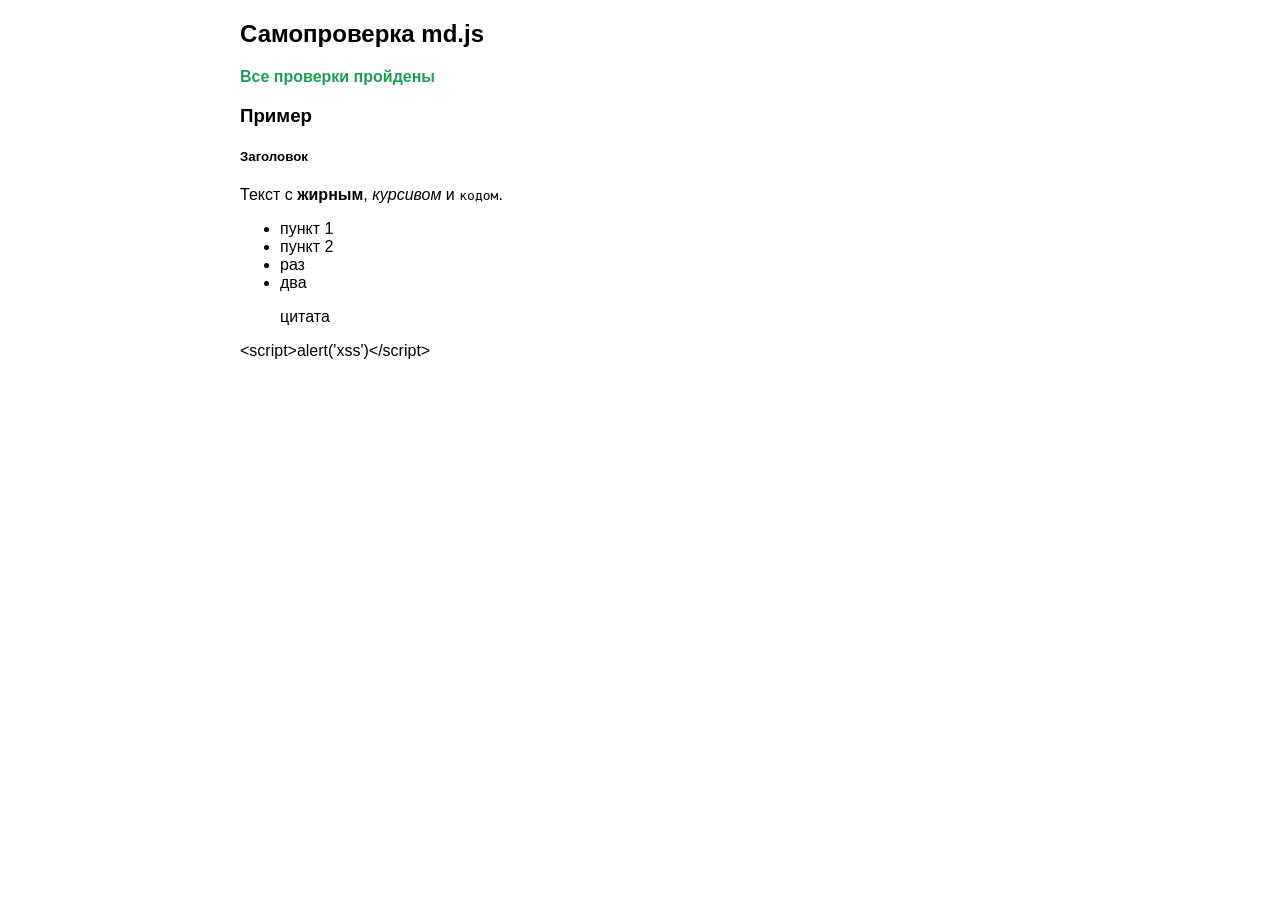
<file: app/static/md-test.html>
<!doctype html>
<html lang="ru"><head><meta charset="utf-8"><title>Проверка Markdown-разбора</title>
<style>body{font-family:Segoe UI,sans-serif;max-width:800px;margin:20px auto;padding:0 12px}
.ok{color:#1f9d55}.bad{color:#dc2626}pre{background:#f2f2f2;padding:8px;white-space:pre-wrap}</style></head>
<body>
<h2>Самопроверка md.js</h2>
<div id="res">…</div>
<h3>Пример</h3>
<div id="demo"></div>
<script src="md.js"></script>
<script>
const f = Md.selfTest();
document.getElementById("res").innerHTML = f.length
  ? '<b class="bad">Провалено: ' + f.length + '</b><ul>' + f.map(x => "<li>" + Md.esc(x) + "</li>").join("") + "</ul>"
  : '<b class="ok">Все проверки пройдены</b>';
document.getElementById("demo").innerHTML = Md.render("### Заголовок\nТекст с **жирным**, *курсивом* и `кодом`.\n\n- пункт 1\n- пункт 2\n\n1. раз\n2. два\n\n> цитата\n\n<script>alert('xss')<\/script>");
</script></body></html>
</file>
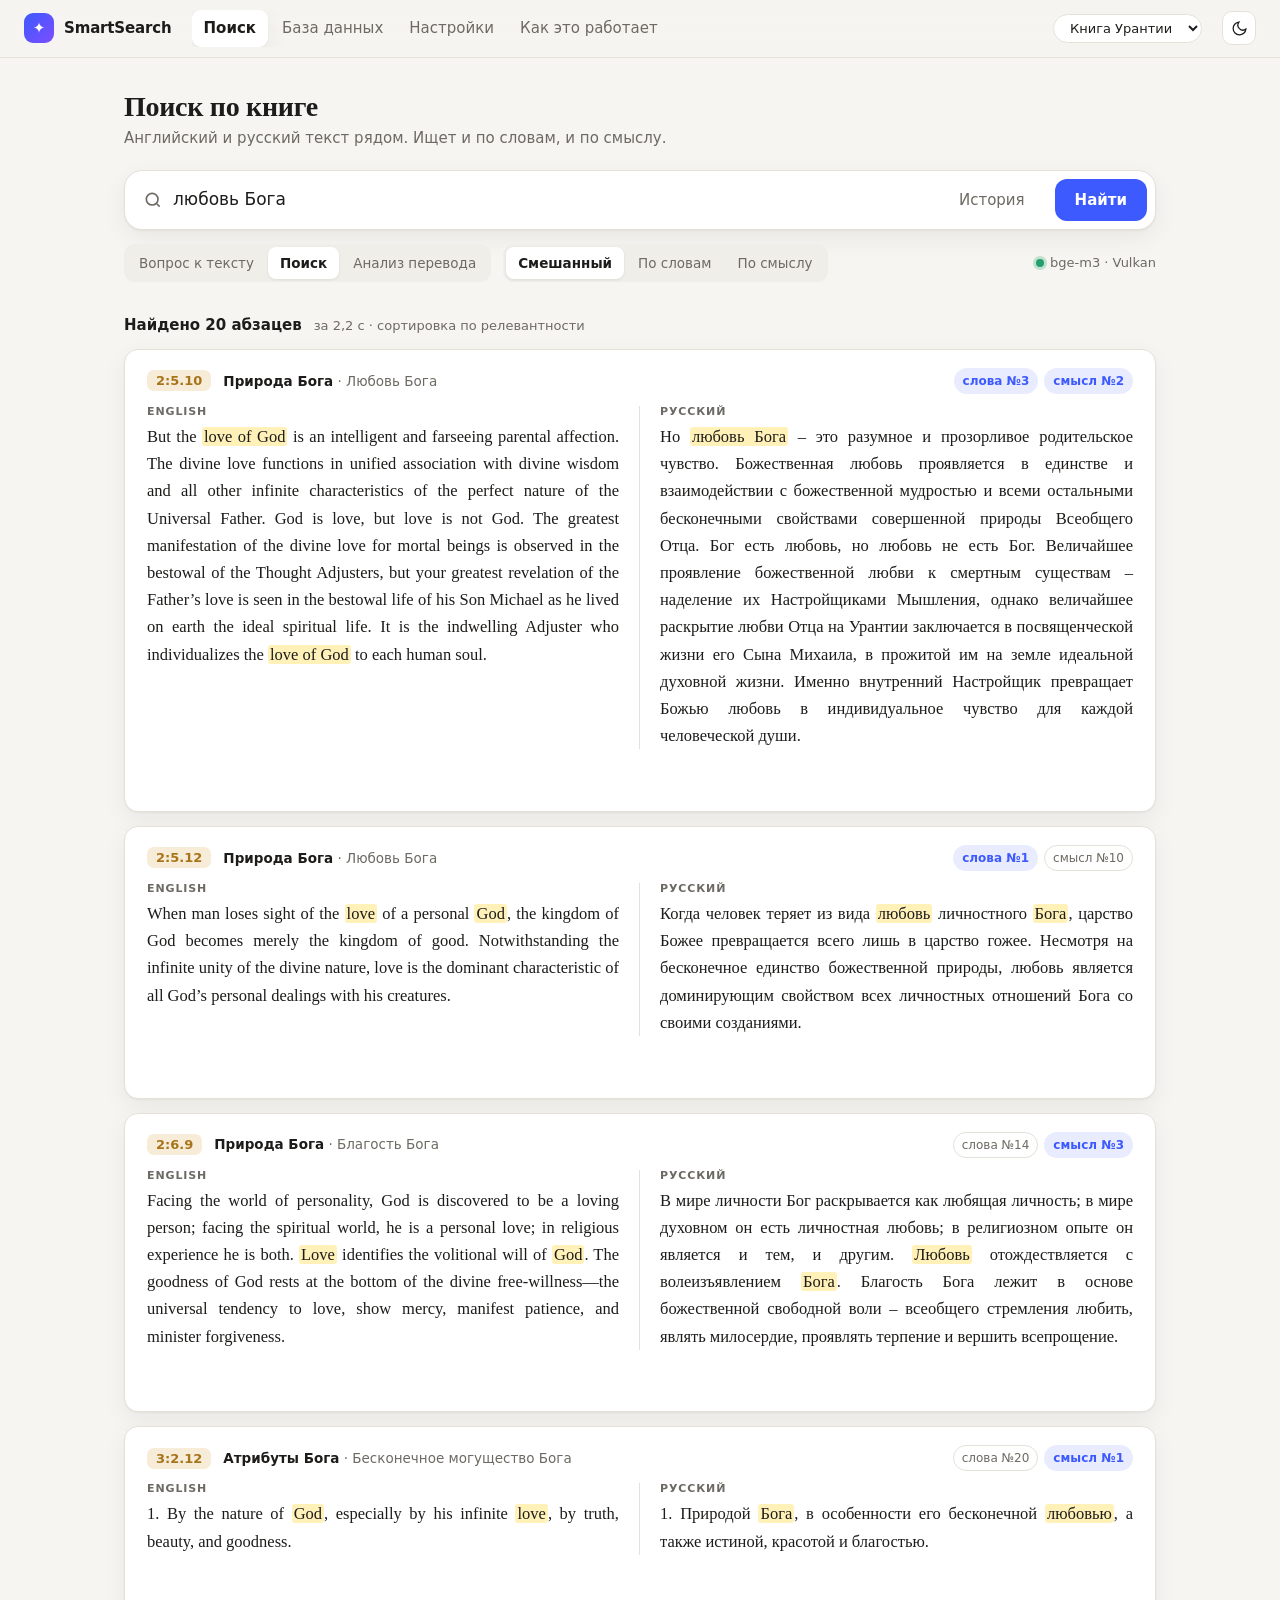
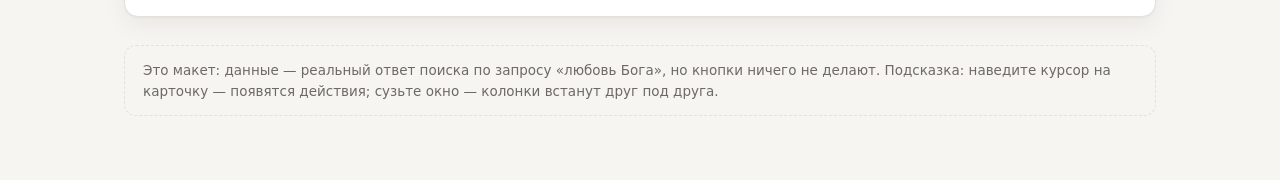
<file: docs/mockups/search-redesign.html>
<!doctype html>
<html lang="ru">
<head>
<meta charset="utf-8" />
<meta name="viewport" content="width=device-width, initial-scale=1" />
<title>SmartSearch — новый дизайн</title>
<style>
:root {
  --bg: #f6f5f1;
  --surface: #ffffff;
  --surface-2: #f0eee8;
  --text: #1d1c1a;
  --muted: #6d6a63;
  --line: #e4e1d8;
  --accent: #3d5afe;
  --accent-ink: #ffffff;
  --accent-soft: #e9ecff;
  --gold: #a8741a;
  --gold-soft: #f6ecd8;
  --mark: #fff1b8;
  --shadow: 0 1px 2px rgba(30,25,10,.05), 0 8px 24px rgba(30,25,10,.06);
  --radius: 14px;
  --sans: "Segoe UI Variable Text", "Segoe UI", system-ui, sans-serif;
  --serif: "Cambria", "Georgia", "Times New Roman", serif;
}
@media (prefers-color-scheme: dark) {
  :root:not([data-theme="light"]) {
    --bg: #121316; --surface: #1b1d21; --surface-2: #23262b; --text: #ecebe7; --muted: #9b9a94;
    --line: #2d3036; --accent: #8c9eff; --accent-ink: #10132a; --accent-soft: #232a4d;
    --gold: #e0b45e; --gold-soft: #3a2f1a; --mark: #5a4a12; --shadow: 0 1px 2px rgba(0,0,0,.3), 0 8px 24px rgba(0,0,0,.25);
  }
}
:root[data-theme="dark"] {
  --bg: #121316; --surface: #1b1d21; --surface-2: #23262b; --text: #ecebe7; --muted: #9b9a94;
  --line: #2d3036; --accent: #8c9eff; --accent-ink: #10132a; --accent-soft: #232a4d;
  --gold: #e0b45e; --gold-soft: #3a2f1a; --mark: #5a4a12; --shadow: 0 1px 2px rgba(0,0,0,.3), 0 8px 24px rgba(0,0,0,.25);
}
* { box-sizing: border-box; }
body { margin: 0; background: var(--bg); color: var(--text); font: 15px/1.5 var(--sans); }
button, input, select { font: inherit; color: inherit; }

/* ---------- top bar ---------- */
.topbar {
  position: sticky; top: 0; z-index: 10;
  display: flex; align-items: center; gap: 20px;
  padding: 10px 24px;
  background: color-mix(in srgb, var(--bg) 82%, transparent);
  backdrop-filter: blur(12px);
  border-bottom: 1px solid var(--line);
}
.brand { display: flex; align-items: center; gap: 10px; font-weight: 650; letter-spacing: -.01em; }
.brand-mark {
  width: 30px; height: 30px; border-radius: 9px; display: grid; place-items: center;
  background: linear-gradient(135deg, var(--accent), #7c4dff); color: #fff; font-size: 15px;
}
.nav { display: flex; gap: 2px; flex: 1; overflow-x: auto; }
.nav button {
  border: 0; background: none; padding: 7px 12px; border-radius: 9px; color: var(--muted); cursor: pointer; white-space: nowrap;
}
.nav button:hover { background: var(--surface-2); color: var(--text); }
.nav button.on { background: var(--surface); color: var(--text); box-shadow: var(--shadow); font-weight: 600; }
.chip-select {
  border: 1px solid var(--line); background: var(--surface); border-radius: 999px; padding: 5px 12px; font-size: 13px;
}
.icon-btn {
  width: 34px; height: 34px; border-radius: 10px; border: 1px solid var(--line); background: var(--surface);
  cursor: pointer; display: grid; place-items: center;
}
.icon-btn svg { width: 17px; height: 17px; stroke: currentColor; fill: none; stroke-width: 1.8; }

/* ---------- search hero ---------- */
main { max-width: 1080px; margin: 0 auto; padding: 32px 24px 64px; }
.hero h1 { font: 600 28px/1.2 var(--serif); margin: 0 0 4px; letter-spacing: -.01em; }
.hero p { margin: 0 0 20px; color: var(--muted); }
.searchbox {
  display: flex; align-items: center; gap: 10px;
  background: var(--surface); border: 1px solid var(--line); border-radius: 18px;
  padding: 8px 8px 8px 18px; box-shadow: var(--shadow);
  transition: border-color .15s, box-shadow .15s;
}
.searchbox:focus-within { border-color: var(--accent); box-shadow: 0 0 0 4px var(--accent-soft), var(--shadow); }
.searchbox svg { width: 20px; height: 20px; stroke: var(--muted); fill: none; stroke-width: 2; flex: none; }
.searchbox input { flex: 1; min-width: 0; border: 0; outline: 0; background: none; font-size: 17px; padding: 8px 0; }
.btn {
  border: 0; border-radius: 12px; padding: 10px 20px; cursor: pointer; font-weight: 600;
  background: var(--accent); color: var(--accent-ink);
}
.btn:hover { filter: brightness(1.08); }
.btn.ghost { background: transparent; color: var(--muted); font-weight: 500; }
.btn.ghost:hover { background: var(--surface-2); color: var(--text); }

.toolbar { display: flex; flex-wrap: wrap; align-items: center; gap: 12px; margin-top: 14px; }
.segmented {
  display: inline-flex; padding: 3px; gap: 2px; background: var(--surface-2); border-radius: 11px;
}
.segmented button {
  border: 0; background: none; padding: 6px 12px; border-radius: 8px; cursor: pointer; color: var(--muted); font-size: 13.5px;
}
.segmented button.on { background: var(--surface); color: var(--text); box-shadow: 0 1px 3px rgba(0,0,0,.08); font-weight: 600; }
.spacer { flex: 1; }
.meta { color: var(--muted); font-size: 13px; }
.status-dot { display: inline-block; width: 8px; height: 8px; border-radius: 50%; background: #22a06b; margin-right: 6px; box-shadow: 0 0 0 3px color-mix(in srgb, #22a06b 25%, transparent); }

/* ---------- results ---------- */
.results-head { display: flex; align-items: baseline; gap: 12px; margin: 32px 0 12px; }
.results-head h2 { font-size: 15px; margin: 0; }
.result {
  background: var(--surface); border: 1px solid var(--line); border-radius: var(--radius);
  padding: 18px 22px 20px; margin-bottom: 14px; box-shadow: var(--shadow);
  animation: rise .35s ease both;
}
.result:nth-child(2) { animation-delay: .05s } .result:nth-child(3) { animation-delay: .1s } .result:nth-child(4) { animation-delay: .15s }
@keyframes rise { from { opacity: 0; transform: translateY(6px); } }
.r-head { display: flex; flex-wrap: wrap; align-items: center; gap: 8px 12px; margin-bottom: 12px; }
.ref {
  font: 600 13px var(--sans); color: var(--gold); background: var(--gold-soft);
  padding: 3px 9px; border-radius: 7px; font-variant-numeric: tabular-nums;
}
.crumbs { color: var(--muted); font-size: 13.5px; }
.crumbs b { color: var(--text); font-weight: 600; }
.badges { margin-left: auto; display: flex; gap: 6px; }
.badge {
  font-size: 12px; padding: 3px 8px; border-radius: 999px; border: 1px solid var(--line); color: var(--muted); white-space: nowrap;
}
.badge.top { border-color: transparent; background: var(--accent-soft); color: var(--accent); font-weight: 600; }
.texts { display: grid; grid-template-columns: 1fr 1fr; gap: 0; }
.texts > div {
  padding: 0 20px; font: 16.5px/1.65 var(--serif);
  text-align: justify; text-justify: inter-word;
  hyphens: auto; -webkit-hyphens: auto; hyphenate-limit-chars: 6 3 2;
  overflow-wrap: break-word;
}
.texts > div:first-child { padding-left: 0; border-right: 1px solid var(--line); }
.texts > div:last-child { padding-right: 0; }
.lang { display: block; font: 600 11px/1 var(--sans); letter-spacing: .08em; color: var(--muted); margin-bottom: 6px; }
mark { background: var(--mark); color: inherit; border-radius: 3px; padding: 0 2px; }
.r-actions { display: flex; gap: 4px; margin-top: 12px; opacity: .0; transition: opacity .15s; }
.result:hover .r-actions, .result:focus-within .r-actions { opacity: 1; }
.r-actions button { border: 0; background: none; color: var(--muted); font-size: 13px; padding: 5px 9px; border-radius: 8px; cursor: pointer; }
.r-actions button:hover { background: var(--surface-2); color: var(--text); }

.note {
  margin-top: 28px; padding: 14px 18px; border-radius: 12px; border: 1px dashed var(--line); color: var(--muted); font-size: 13.5px;
}

@media (max-width: 760px) {
  .topbar { padding: 10px 16px; gap: 10px; flex-wrap: wrap; }
  .nav { order: 3; flex-basis: 100%; }
  main { padding: 20px 16px 48px; }
  .texts { grid-template-columns: 1fr; }
  .texts > div, .texts > div:first-child { padding: 0; border: 0; }
  .texts > div + div { margin-top: 14px; padding-top: 14px; border-top: 1px solid var(--line); }
  .badges { margin-left: 0; }
  .r-actions { opacity: 1; }
}
</style>
</head>
<body>
<header class="topbar">
  <div class="brand"><span class="brand-mark">✦</span>SmartSearch</div>
  <nav class="nav">
    <button class="on">Поиск</button>
    <button>База данных</button>
    <button>Настройки</button>
    <button>Как это работает</button>
  </nav>
  <select class="chip-select" aria-label="Книга"><option>Книга Урантии</option></select>
  <button class="icon-btn" id="theme" title="Светлая / тёмная тема" aria-label="Сменить тему">
    <svg viewBox="0 0 24 24"><path d="M21 12.8A9 9 0 1 1 11.2 3a7 7 0 0 0 9.8 9.8z"/></svg>
  </button>
</header>

<main>
  <section class="hero">
    <h1>Поиск по книге</h1>
    <p>Английский и русский текст рядом. Ищет и по словам, и по смыслу.</p>
    <div class="searchbox">
      <svg viewBox="0 0 24 24"><circle cx="11" cy="11" r="7"/><path d="m20 20-3.5-3.5"/></svg>
      <input value="любовь Бога" aria-label="Запрос" />
      <button class="btn ghost">История</button>
      <button class="btn">Найти</button>
    </div>
    <div class="toolbar">
      <div class="segmented" role="tablist" aria-label="Режим">
        <button>Вопрос к тексту</button>
        <button class="on">Поиск</button>
        <button>Анализ перевода</button>
      </div>
      <div class="segmented" aria-label="Способ поиска">
        <button class="on">Смешанный</button>
        <button>По словам</button>
        <button>По смыслу</button>
      </div>
      <span class="spacer"></span>
      <span class="meta"><span class="status-dot"></span>bge-m3 · Vulkan</span>
    </div>
  </section>

  <div class="results-head">
    <h2>Найдено 20 абзацев</h2>
    <span class="meta">за 2,2 с · сортировка по релевантности</span>
  </div>

  <div id="list"></div>

  <div class="note">Это макет: данные — реальный ответ поиска по запросу «любовь Бога», но кнопки ничего не делают.
  Подсказка: наведите курсор на карточку — появятся действия; сузьте окно — колонки встанут друг под друга.</div>
</main>

<script>
const DATA = [
 {id:"2:5.10", p:["The Nature of God","Природа Бога"], s:["The Love of God","Любовь Бога"], fts:3, sem:2,
  en:"But the <mark>love of God</mark> is an intelligent and farseeing parental affection. The divine love functions in unified association with divine wisdom and all other infinite characteristics of the perfect nature of the Universal Father. God is love, but love is not God. The greatest manifestation of the divine love for mortal beings is observed in the bestowal of the Thought Adjusters, but your greatest revelation of the Father’s love is seen in the bestowal life of his Son Michael as he lived on earth the ideal spiritual life. It is the indwelling Adjuster who individualizes the <mark>love of God</mark> to each human soul.",
  ru:"Но <mark>любовь Бога</mark> – это разумное и прозорливое родительское чувство. Божественная любовь проявляется в единстве и взаимодействии с божественной мудростью и всеми остальными бесконечными свойствами совершенной природы Всеобщего Отца. Бог есть любовь, но любовь не есть Бог. Величайшее проявление божественной любви к смертным существам – наделение их Настройщиками Мышления, однако величайшее раскрытие любви Отца на Урантии заключается в посвященческой жизни его Сына Михаила, в прожитой им на земле идеальной духовной жизни. Именно внутренний Настройщик превращает Божью любовь в индивидуальное чувство для каждой человеческой души."},
 {id:"2:5.12", p:["The Nature of God","Природа Бога"], s:["The Love of God","Любовь Бога"], fts:1, sem:10,
  en:"When man loses sight of the <mark>love</mark> of a personal <mark>God</mark>, the kingdom of God becomes merely the kingdom of good. Notwithstanding the infinite unity of the divine nature, love is the dominant characteristic of all God’s personal dealings with his creatures.",
  ru:"Когда человек теряет из вида <mark>любовь</mark> личностного <mark>Бога</mark>, царство Божее превращается всего лишь в царство гожее. Несмотря на бесконечное единство божественной природы, любовь является доминирующим свойством всех личностных отношений Бога со своими созданиями."},
 {id:"2:6.9", p:["The Nature of God","Природа Бога"], s:["The Goodness of God","Благость Бога"], fts:14, sem:3,
  en:"Facing the world of personality, God is discovered to be a loving person; facing the spiritual world, he is a personal love; in religious experience he is both. <mark>Love</mark> identifies the volitional will of <mark>God</mark>. The goodness of God rests at the bottom of the divine free-willness—the universal tendency to love, show mercy, manifest patience, and minister forgiveness.",
  ru:"В мире личности Бог раскрывается как любящая личность; в мире духовном он есть личностная любовь; в религиозном опыте он является и тем, и другим. <mark>Любовь</mark> отождествляется с волеизъявлением <mark>Бога</mark>. Благость Бога лежит в основе божественной свободной воли – всеобщего стремления любить, являть милосердие, проявлять терпение и вершить всепрощение."},
 {id:"3:2.12", p:["The Attributes of God","Атрибуты Бога"], s:["God’s Infinite Power","Бесконечное могущество Бога"], fts:20, sem:1,
  en:"1. By the nature of <mark>God</mark>, especially by his infinite <mark>love</mark>, by truth, beauty, and goodness.",
  ru:"1. Природой <mark>Бога</mark>, в особенности его бесконечной <mark>любовью</mark>, а также истиной, красотой и благостью."}
];
const badge = (label, n) => `<span class="badge${n <= 3 ? " top" : ""}" title="Место в списке ${label === "слова" ? "поиска по словам" : "поиска по смыслу"}">${label} №${n}</span>`;
document.getElementById("list").innerHTML = DATA.map(r => `
  <article class="result">
    <div class="r-head">
      <span class="ref">${r.id}</span>
      <span class="crumbs"><b>${r.p[1]}</b> · ${r.s[1]}</span>
      <span class="badges">${badge("слова", r.fts)}${badge("смысл", r.sem)}</span>
    </div>
    <div class="texts">
      <div lang="en"><span class="lang">ENGLISH</span>${r.en}</div>
      <div lang="ru"><span class="lang">РУССКИЙ</span>${r.ru}</div>
    </div>
    <div class="r-actions">
      <button>Открыть в контексте</button><button>Копировать</button><button>Спросить ИИ об этом абзаце</button>
    </div>
  </article>`).join("");

// segmented controls + theme toggle (demo only)
document.querySelectorAll(".segmented, .nav").forEach(g => g.addEventListener("click", e => {
  if (e.target.tagName !== "BUTTON") return;
  g.querySelectorAll("button").forEach(b => b.classList.toggle("on", b === e.target));
}));
document.getElementById("theme").onclick = () => {
  const root = document.documentElement;
  const dark = root.dataset.theme ? root.dataset.theme === "dark" : matchMedia("(prefers-color-scheme: dark)").matches;
  root.dataset.theme = dark ? "light" : "dark";
};
</script>
</body>
</html>
</file>
